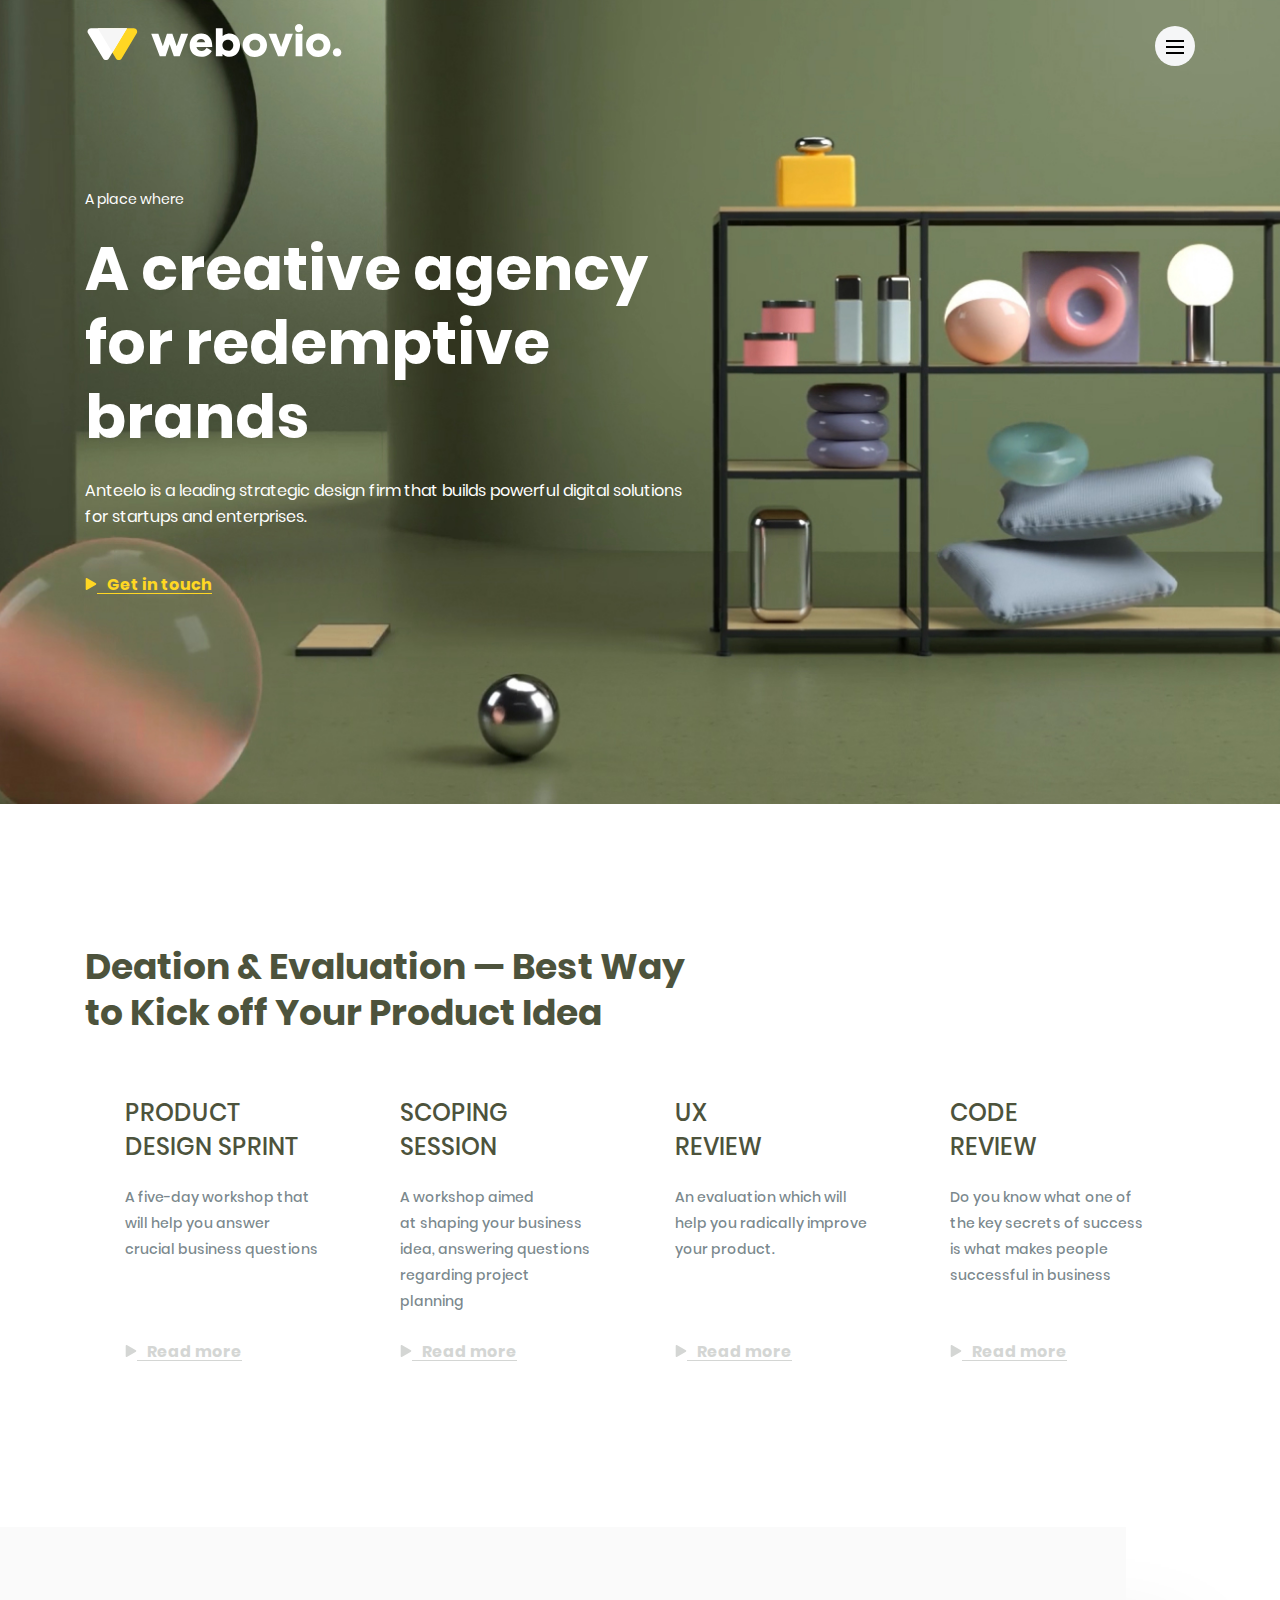
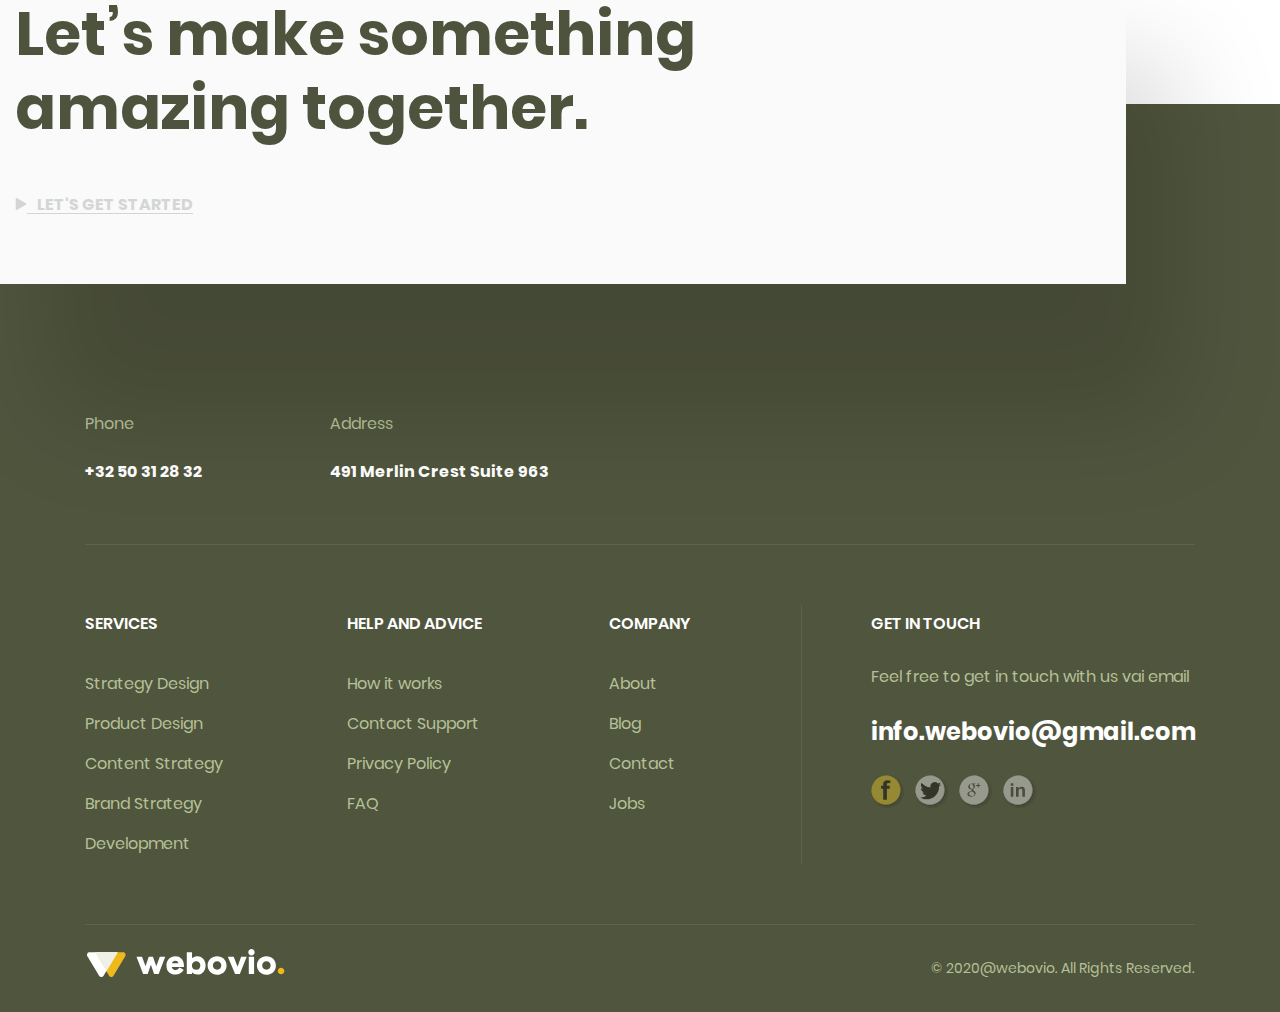
<file: Progect 1 training/index.html>
<!DOCTYPE html>
<html lang="en">

<head>
   <meta charset="UTF-8">
   <meta http-equiv="X-UA-Compatible" content="IE=edge">
   <meta name="viewport" content="width=device-width, initial-scale=1.0">
   <title>Webovio</title>
   <link rel="stylesheet" href="css/normalize.css">
   <link rel="stylesheet" href="css/style.css">
</head>

<body>
   <header class="header">
      <div class="container header-container">
         <a class="logo" href="#">
            <img src="img/logo.svg" alt="Webovio logo">
         </a>
         <button class="burger btn-reset" aria-label="open menu">
            <span class="burger-line"></span>
            <span class="burger-line"></span>
            <span class="burger-line"></span>
         </button>
      </div>

   </header>
   <main>
      <section class="hero">
         <div class="container">
            <div class="hero-content">
               <span class="hero-subtitle">A place where </span>
               <h1 class="hero-title">A&nbsp;creative agency for redemptive brands</h1>
               <p class="hero-descr">
                  Anteelo is&nbsp;a&nbsp;leading strategic design firm that builds powerful digital solutions for
                  startups and enterprises.</p>
               <a href="#" class="hero-link link">
                  <svg id="Layer_1" data-name="Layer 1" xmlns="http://www.w3.org/2000/svg" viewBox="0 0 512 512">
                     <path d="M60.54,512c-17.06,0-30.43-13.86-30.43-31.56V31.55C30.12,13.86,43.48,0,60.55,0A32.94,32.94,0,0,1,77,4.52L465.7,229c10.13,5.85,16.18,16,16.18,27s-6,21.2-16.18,27L77,507.48A32.92,32.92,0,0,1,60.55,512Z"/>
                  </svg>
                  <span>Get in touch</span> 
               </a>  
            </div>
         </div>
      </section>
      <section class="services">
         <div class="container">
            <h2 class="site-title services-title">Deation &amp;&nbsp;Evaluation&nbsp;&mdash; Best Way to&nbsp;Kick off Your Product Idea</h2>
            <ul class="services-list">
               <li class="services-item">
                  <h3 class="services-subtitle">Product Design Sprint</h3>
                  <p class="services-descr">
                     A&nbsp;five-day workshop that will help you answer crucial business questions
                  </p>
                  <a href="#" class="services-link link"><svg id="Layer_1" data-name="Layer 1" xmlns="http://www.w3.org/2000/svg" viewBox="0 0 512 512">
                     <path d="M60.54,512c-17.06,0-30.43-13.86-30.43-31.56V31.55C30.12,13.86,43.48,0,60.55,0A32.94,32.94,0,0,1,77,4.52L465.7,229c10.13,5.85,16.18,16,16.18,27s-6,21.2-16.18,27L77,507.48A32.92,32.92,0,0,1,60.55,512Z"/>
                  </svg>
                  <span>Read more</span> </a>
               </li>
               <li class="services-item">
                  <h3 class="services-subtitle">Scoping Session</h3>
                  <p class="services-descr">
                     A&nbsp;workshop aimed at&nbsp;shaping your business idea, answering questions regarding project
                     planning
                  </p>
                  <a href="#" class="services-link link"><svg id="Layer_1" data-name="Layer 1" xmlns="http://www.w3.org/2000/svg" viewBox="0 0 512 512">
                     <path d="M60.54,512c-17.06,0-30.43-13.86-30.43-31.56V31.55C30.12,13.86,43.48,0,60.55,0A32.94,32.94,0,0,1,77,4.52L465.7,229c10.13,5.85,16.18,16,16.18,27s-6,21.2-16.18,27L77,507.48A32.92,32.92,0,0,1,60.55,512Z"/>
                  </svg>
                  <span>Read more</span> </a>
               </li>
               <li class="services-item">
                  <h3 class="services-subtitle">UX <br> Review</h3>
                  <p class="services-descr">
                     An&nbsp;evaluation which will help you radically improve your product.
                  </p>
                  <a href="#" class="services-link link"><svg id="Layer_1" data-name="Layer 1" xmlns="http://www.w3.org/2000/svg" viewBox="0 0 512 512">
                     <path d="M60.54,512c-17.06,0-30.43-13.86-30.43-31.56V31.55C30.12,13.86,43.48,0,60.55,0A32.94,32.94,0,0,1,77,4.52L465.7,229c10.13,5.85,16.18,16,16.18,27s-6,21.2-16.18,27L77,507.48A32.92,32.92,0,0,1,60.55,512Z"/>
                  </svg>
                  <span>Read more</span> </a>
               </li>
               <li class="services-item">
                  <h3 class="services-subtitle">Code <br> Review</h3>
                  <p class="services-descr">
                     Do you know what one of the key secrets of success is what makes people successful in business
                  </p>
                  <a href="#" class="services-link link"><svg id="Layer_1" data-name="Layer 1" xmlns="http://www.w3.org/2000/svg" viewBox="0 0 512 512">
                     <path d="M60.54,512c-17.06,0-30.43-13.86-30.43-31.56V31.55C30.12,13.86,43.48,0,60.55,0A32.94,32.94,0,0,1,77,4.52L465.7,229c10.13,5.85,16.18,16,16.18,27s-6,21.2-16.18,27L77,507.48A32.92,32.92,0,0,1,60.55,512Z"/>
                  </svg>
                  <span>Read more</span> </a>
               </li>
            </ul>
         </div>
      </section>
      <section class="get-started">
         <div class="container">
            <h2 class="get-started-title">
               Let&rsquo;s make something amazing together.
            </h2>
            <a href="#" class="get-started-link link"><svg id="Layer_1" data-name="Layer 1" xmlns="http://www.w3.org/2000/svg" viewBox="0 0 512 512">
               <path d="M60.54,512c-17.06,0-30.43-13.86-30.43-31.56V31.55C30.12,13.86,43.48,0,60.55,0A32.94,32.94,0,0,1,77,4.52L465.7,229c10.13,5.85,16.18,16,16.18,27s-6,21.2-16.18,27L77,507.48A32.92,32.92,0,0,1,60.55,512Z"/>
            </svg>
            <span>let's get started</span> </a>
            
         </div>
      </section>
   </main>
   <footer class="footer">
      <div class="container">
         <div class="footer-top">
            <div class="footer-contacts-item">
               <span class="footer-contacts-text">Phone</span>
               <a href="+3250312832" class="footer-contacts-value">+32 50 31 28 32</a>
            </div>
            <div class="footer-contacts-item">
               <span class="footer-contacts-text">Address</span>
               <address class="footer-contacts-value">491 Merlin Crest Suite 963</address>
            </div>
         </div>
         <div class="footer-middle">
            <div class="footer-column">
               <h3 class="footer-title">Services</h3>
               <ul class="footer-list list-reset">
                  <li class="footer-item"><a href="#" class="footer-link">Strategy Design</a></li>
                  <li class="footer-item"><a href="#" class="footer-link">Product Design</a></li>
                  <li class="footer-item"><a href="#" class="footer-link">Content Strategy</a></li>
                  <li class="footer-item"><a href="#" class="footer-link">Brand Strategy</a></li>
                  <li class="footer-item"><a href="#" class="footer-link">Development</a></li>
               </ul>
            </div>
            <div class="footer-column">
               <h3 class="footer-title">Help And Advice</h3>
               <ul class="footer-list list-reset">
                  <li class="footer-item"><a href="#" class="footer-link">How it works</a></li>
                  <li class="footer-item"><a href="#" class="footer-link">Contact Support</a></li>
                  <li class="footer-item"><a href="#" class="footer-link">Privacy Policy</a></li>
                  <li class="footer-item"><a href="#" class="footer-link">FAQ</a></li>
               </ul>
            </div>
            <div class="footer-column">
               <h3 class="footer-title">Company</h3>
               <ul class="footer-list list-reset">
                  <li class="footer-item"><a href="#" class="footer-link">About</a></li>
                  <li class="footer-item"><a href="#" class="footer-link">Blog</a></li>
                  <li class="footer-item"><a href="#" class="footer-link">Contact</a></li>
                  <li class="footer-item"><a href="#" class="footer-link">Jobs</a></li>
               </ul>
            </div>
            <div class="footer-column">
               <h3 class="footer-title">Get in Touch</h3>
               <p class="footer-text">Feel free to get in touch with us vai email</p>
               <a href="mailto:info.webovio@gmail.com" class="footer-mail">info.webovio@gmail.com</a>
               <ul class="social list-reset">
                  <li class="social-item"><a href="#" class="social-link social-link-fb" target="_blank"
                        aria-label="Link to Facebook"></a></li>
                  <li class="social-item"><a href="#" class="social-link social-link-tw" target="_blank"
                        aria-label="Link to Twitter"></a></li>
                  <li class="social-item"><a href="#" class="social-link social-link-g" target="_blank"
                        aria-label="Link to Google+"></a></li>
                  <li class="social-item"><a href="#" class="social-link social-link-in" target="_blank"
                        aria-label="Link to LinkeIn"></a></li>
               </ul>
            </div>
         </div>
         <div class="footer-bottom">
         <a class="logo">
            <img src="img/footer-logo.svg" alt="Webovio logo">
         </a>
         <small class="copyright">&copy;&nbsp;2020@webovio. All Rights Reserved.</small>
      </div>
      </div>
   </footer>
</body>
</file>
<file: Progect 1 training/css/style.css>
*{
   box-sizing: border-box;
}
*::before
*::after{
   box-sizing: border-box;
}

@font-face {
   font-family: 'Poppins';
   src: url('../fonts/Poppins-Regular.woff') format('woff');
   font-display: swap;
   font-weight: 400;
   font-style: normal;
}

@font-face {
   font-family: 'Poppins';
   src: url('../fonts/Poppins-Medium.woff') format('woff');
   font-display: swap;
   font-weight: 500;
   font-style: normal; 
}

@font-face {
   font-family: 'Poppins';
   src: url('../fonts/Poppins-SemiBold.woff') format('woff');
   font-display: swap;
   font-weight: 600;
   font-style: normal;
}

@font-face {
   font-family: 'Poppins';
   src: url('../fonts/Poppins-Bold.woff') format('woff');
   font-display: swap;
   font-weight: 700;
   font-style: normal;
}

body{
   font-family: 'Poppins', sans-serif;
   font-weight: 400;
}

img{
   max-width: 100%;
}

.list-reset {
   margin: 0;
   padding: 0;
   list-style-type: none;
}

.btn-reset {
   padding: 0;
   border: none;
   font-family: 'Poppins', sans-serif;
   background-color: transparent;
   cursor: pointer;
}

.container{
   max-width: 1140px;
   padding: 0 15px;
   margin: 0 auto;
}

.link{
   display: inline-flex;
   font-weight: 700;
   font-size: 16px;
   line-height: 1;
   text-decoration: none;
   color: #d4d6d4;
   transition: color 0.3s ease-in-out;
}

.link svg {
   width: 12px;
   height: 12px;
   fill: currentColor;
   transform: translateY(1px);
}

.link span{
   text-indent: 10px;
   border-bottom: 1px solid currentColor;
}

.link:hover {
   color: #ffd723;
}

.site-title{
font-weight: 700px;
font-size: 36px;
line-height: 46px;
color: #4D533C;
}

.header {
   position: absolute;
   left: 0;
   top: 0;
   padding: 24px 0;
   width: 100%;
}

.header-container{
   display: flex;
   align-items: center;
   justify-content: space-between;
}

.burger{
   --offset-horizontal: 11px;
   --offset-vertical: 14px;
   position: relative;
   border-radius: 100%;
   padding: var(--offset-vertical) var(--offset-horizontal);
   width: 40px;
   height: 40px; 
   background-color: #f5f6f7;
}

.burger-line{
   position: absolute;
   left: 50%;
   top: var(--offset-vertical);
   display: inline-block;
   width: calc(100% - (var(--offset-horizontal) * 2));
   height: 2px;
   background-color: #000;
   transform: translateX(-50%) ;
}

.burger-line:nth-child(2) {
   top: calc(var(--offset-vertical) + 6px);
}

.burger-line:nth-child(3) {
   top: calc(var(--offset-vertical) + 12px);
}

.hero {
   padding-top: 189px;
   padding-bottom: 210px;
   background-image: url(../img/hero-bg.jpg);
   background-position: center;
   background-size: cover;
   background-repeat: no-repeat;
}

.hero-content{
   max-width: 616px;
   color:#fff;
}

.hero-subtitle{
display:inline-block;
margin-bottom: 22px;
font-size: 14px;
line-height: 21px;
}

.hero-title {
margin: 0;
margin-bottom: 24px;
font-weight: 700;
font-size: 60px;
line-height: 74px;
}

.hero-descr{
margin: 0;
margin-bottom: 45px;
font-size: 16px;
line-height: 26px;
}

.hero-link {
   color: #ffd723;
}

.services{
   margin-bottom: -180px;
   padding-top: 140px;
   padding-bottom: 150px;
}

.services-title{
   margin: 0;
   margin-bottom: 60px;
   max-width: 607px;
}

.services-list{
   display: grid;
   gap: 30px;
   grid-template-columns: repeat(4, 1fr);
}

.services-subtitle{
   margin: 0;
   margin-bottom: 20px;
   max-width: 183px;
font-weight: 500;
font-size: 24px;
line-height: 34px;
text-transform: uppercase;
color: #4D533C;
}

.services-descr{
margin: 0;
margin-bottom: 30px;
max-width: 194px;
font-weight: 500;
font-size: 14px;
line-height: 26px;
color: rgba(33, 56, 66, 0.6);
}

.services-item{
   display: flex;
   align-items: flex-start;
   flex-direction: column;
}

.services-link{
   margin-bottom: 0;
   margin-top: auto;
}

.get-started {
   position: relative;
   top: 180px;
   padding: 70px 0;
   width: 88%;
   box-shadow: 50px 130px 100px rgba(0, 0, 0, 0.145947);
   background-color: #fafafa;
}

.get-started-title{
   margin: 0;
   margin-bottom: 50px;
   max-width: 822px;
   font-weight: 700;
   font-size: 60px;
   line-height: 74px;
   color: #4D533C;
}

.get-started-link{
   text-transform: uppercase;
}

.footer {
   padding-top: 300px;
   color: #fff;
   background-image: url("../img/footer-bg.jpg");
   background-position: center;
   background-size: cover;
   background-repeat: no-repeat;
}

.footer-top{
   display: flex;
   flex-wrap: wrap;
   padding-bottom: 52px;
   border-bottom: 1px solid #5D6544;
}

.footer-contacts-item:not(:last-child) {
   margin-right: 128px;

}

.footer-contacts-text{
display: block;
margin-bottom: 8px;
font-weight: 400;
font-size: 16px;
line-height: 40px;
color: #B6C197;
}

.footer-contacts-value{
   display: inline-block;
   font-weight: 700;
   font-style: normal;
font-size: 16px;
line-height: 40px;
color: #fff;
text-decoration: none;
}

.footer-middle{
   --grid-gap: 70px;
   display: grid;
   gap: var(--grid-gap);
   grid-template-columns: repeat(4, 1fr);
   padding: 60px 0;
   border-bottom: 1px solid #5D6544;
}

.footer-column:last-child{
   position: relative;
}

.footer-column:last-child::before {
   content: "";
   position: absolute;
   top: 0;
   left: calc(-1 * (var(--grid-gap)));
   width: 1px;
   height: 100%;
   background-color: #5D6544;
}

.footer-title{
   margin: 0;
   margin-bottom: 21px;
   font-weight: 600;
font-size: 16px;
line-height: 38px;
text-transform: uppercase;
color: #FFFFFF;
}

.footer-link{
   display: inline-block;
font-size: 16px;
line-height: 40px;
text-decoration: none;
color: #B6C197;
}

.footer-text{
margin: 0;
margin-bottom: 23px;
font-size: 16px;
line-height: 26px;
color: #B6C197;
}

.footer-mail{
   display: inline-block;
   margin-bottom: 24px;
   font-weight: 700;
font-size: 24px;
line-height: 38px;
text-decoration: none;
color: #fff;
} 

.social{
   display: flex;
   align-items: center;
}

.social-item:not(:last-child){
   margin-right: 11px;
}

.social-link {
   display: block;
   border-radius: 100%;
   width: 33px;
   height: 33px;
   background-color:  #444A34;
   background-position: center;
   background-repeat: no-repeat;
   background-size: cover;
   opacity: 0.4;
   transition: opacity 0.3s ease-in-out;
}

.social-link:hover{
   opacity: 1;
}

.social-link-fb {
   background-image: url("../img/facebook.svg");
}

.social-link-tw {
   background-image: url("../img/twitter.svg");
}

.social-link-g {
   background-image: url("../img/google-plus.svg");
}

.social-link-in {
   background-image: url("../img/linkedin.svg");
}

.copyright{
font-size: 14px;
line-height: 21px;
color: #B5C096;
}

.footer-bottom {
   display: flex;
   align-items: center;
   justify-content: space-between;
   padding: 24px 0;
}
</file>
